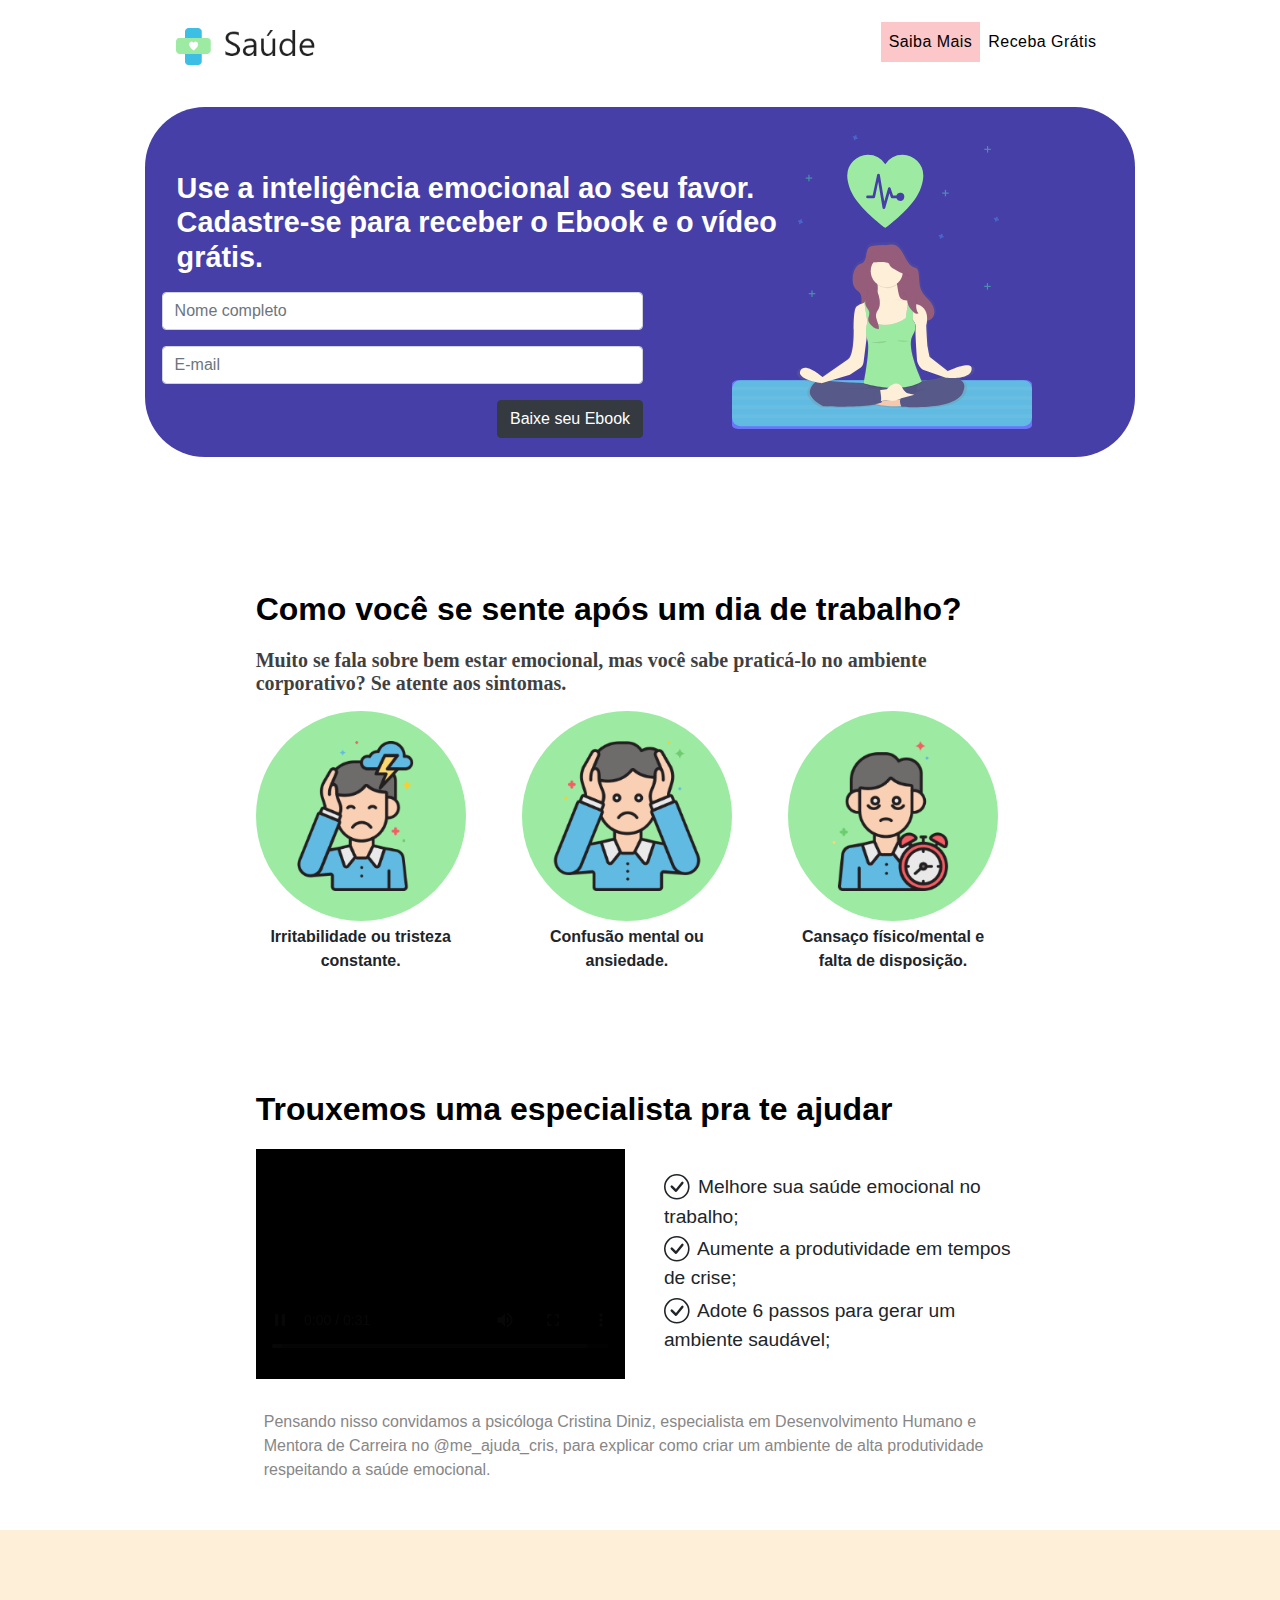
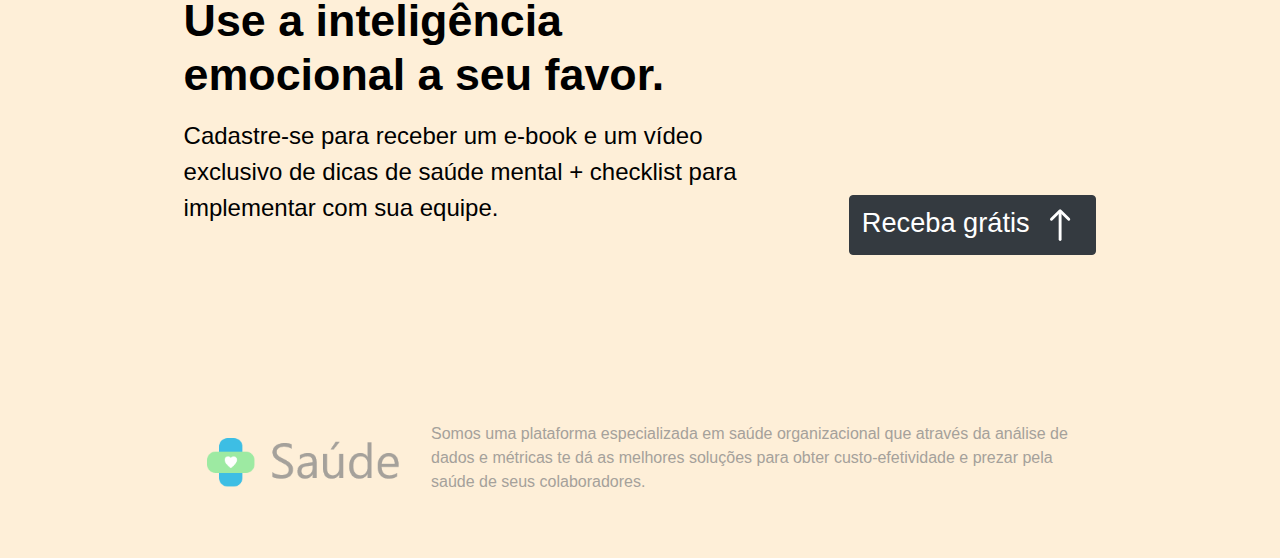
<file: index.html>
<DOCTYPE html>
    <head>
        <!-- Global site tag (gtag.js) - Google Analytics -->
        <script async src="https://www.googletagmanager.com/gtag/js?id=UA-163651732-1"></script>
        <script>
          window.dataLayer = window.dataLayer || [];
          function gtag(){dataLayer.push(arguments);}
          gtag('js', new Date());

          gtag('config', 'UA-163651732-1');
        </script>
        
        <title>Mais Saúde</title>
        <meta charset="utf-8">

        <link rel="shortcut icon" href="./img/favicon.ico" type="image/x-icon" />

        <!-- Bootstrap -->
        <link rel="stylesheet" href="https://stackpath.bootstrapcdn.com/bootstrap/4.5.2/css/bootstrap.min.css" integrity="sha384-JcKb8q3iqJ61gNV9KGb8thSsNjpSL0n8PARn9HuZOnIxN0hoP+VmmDGMN5t9UJ0Z" crossorigin="anonymous">
        
        <meta name="viewport" content="width=device-width, initial-scale=1, shrink-to-fit=no">
        <meta property="og:type" content="article">
        <meta property="og:site_name" content="Mais Saúde">
        <meta property="og:url" content="https://www.maisaude.co/">
        <meta property='og:title' content='Entenda como manter um ambiente de trabalho saudável com alta produtividade.'/>
        <meta name="og:description" content="Como você se sente após um dia de trabalho? Trouxemos um especialista para te ajudar">
        <meta property="og:image:secure_url" content="https://maisaude.co/img/Logo-Header-Web-png.png">

        <!-- Referencias -->
        <link rel="stylesheet" type="text/css" href="css/principal.css">
        <link rel="stylesheet" type="text/css" href="css/media.css">
        
        <!-- Hotjar Tracking Code -->
        <script>
          (function(h,o,t,j,a,r){
              h.hj=h.hj||function(){(h.hj.q=h.hj.q||[]).push(arguments)};
              h._hjSettings={hjid:1949286,hjsv:6};
              a=o.getElementsByTagName('head')[0];
              r=o.createElement('script');r.async=1;
              r.src=t+h._hjSettings.hjid+j+h._hjSettings.hjsv;
              a.appendChild(r);
          })(window,document,'https://static.hotjar.com/c/hotjar-','.js?sv=');
        </script>     
    </head>
    <body>
        <div class="container corpo-conteudo">
                <!-- nav -->
                <nav class="navbar navbar-expand-lg navbar-light bg-white">
                    <a class="navbar-brand" href="#">
                      <img src="./img/Logo-Header-Web.png" alt="..." id="logo">
                    </a>
                    <button class="navbar-toggler" type="button" data-toggle="collapse" data-target="#navbarNav" aria-controls="navbarNav" aria-expanded="false" aria-label="Toggle navigation">
                      <span class="navbar-toggler-icon"></span>
                    </button>
                    <div class="collapse navbar-collapse" id="navbarNav">
                      <ul class="navbar-nav ml-auto">
                        <li class="nav-item saiba_button">
                          <a class="nav-link" href="#parte3">Saiba Mais</a>
                        </li>
                        <li class="nav-item">
                          <a class="nav-link" href="#topo">Receba Grátis</a>
                        </li>
                      </ul>
                    </div>
                  </nav>

                  <!-- jumbotron -->
                <div class="row" id="topo">
                  <div class="sumir-grande">
                    <div id="texto-chamada-pequeno"> Use a inteligência emocional ao seu favor. Cadastre-se para receber o Ebook e o vídeo grátis. </div>
                  </div>
                  <div class="jumbotron jumbotron-with-background">
                    <div class="sumir-pequeno">
                      <div class="text-white" id="texto-chamada"> Use a inteligência emocional ao seu favor. Cadastre-se para receber o Ebook e o vídeo grátis. </div>
                    </div>
                    <div class="sumir-medio">
                    <div id="caixa-form" class="row">
                      <form id="formulario"  method="POST" action="https://smtl.gama.academy/leads/7f2b9632-dcac-11ea-91f1-99fb0c9231dc">
                        <div class="form-group">
                          <input 
                            type="text" 
                            class="form-control"
                            id="nome-form" 
                            placeholder="Nome completo"
                            name="name"
                            type="text"
                            pattern="^\D{2,}\s[\D\s]{2,}$"
                            title="Digite seu nome completo"
                            required>
                        </div>
                        <div class="form-group">
                          <input 
                            class="form-control" 
                            id="email-form" 
                            placeholder="E-mail"
                            name="email"
                            type="email"
                            required
                          >
                        </div>
                        <input name="redirectTo" type="hidden" value="https://maisaude.co/form" />
                        <button type="submit" class="btn btn-dark" id="bnt-enviar" data-toggle="modal" data-target="#thankyouModal">
                          Baixe seu Ebook
                        </button>
                      </form>
                    </div>
                  </div>
                    
                  </div>
                  <div class="aparecer-medio">
                    <div id="caixa-form" class="row">
                      <form id="formulario"  method="POST" action="https://smtl.gama.academy/leads/7f2b9632-dcac-11ea-91f1-99fb0c9231dc">
                          <div class="form-group">
                            <input 
                              type="text" 
                              class="form-control"
                              id="nome-form" 
                              placeholder="Nome completo"
                              name="name"
                              type="text"
                              pattern="^\D{2,}\s[\D\s]{2,}$"
                              title="Digite seu nome completo"
                              required>
                          </div>
                          <div class="form-group">
                            <input 
                              class="form-control" 
                              id="email-form" 
                              placeholder="E-mail"
                              name="email"
                              type="email"
                              required
                            >
                          </div>
                          <input name="redirectTo" type="hidden" value="https://maisaude.co/form" />
                          <button type="submit" class="btn btn-dark" id="bnt-enviar" data-toggle="modal" data-target="#thankyouModal">
                            Baixe seu Ebook
                          </button>
                      </form>
                    </div>
                  </div>
                </div>

                  <!-- Parte 2 -->

                  <div id="parte2">
                  <div class="row">
                      <div class="col-12">
                        <p class="titulo-1">Como você se sente após um dia de trabalho?</p>
                      </div>
                      <div class="col-12">
                        <p class="text_item1">Muito se fala sobre bem estar emocional, mas você sabe praticá-lo no ambiente corporativo? Se atente aos sintomas.</p>
                      </div>
                  </div>

            
                    <div class="row">
                        <div class="container">
                            <div class="row">
                                <div class="col-md-4 col-xs-12">
                                    <div  class="icone" >
                                      <img src="./img/Ilustra-1-icone-Web.png" alt="figura de persona com irritabilidade">
                                    </div>
                                    <div  class="texto" >
                                      <p class="text-center">Irritabilidade ou tristeza constante.</p>
                                    </div>
                                </div>
                                <div class="col-md-4 col-xs-12">
                                    <div  class="icone" >
                                      <img src="./img/Ilustra-2-icone-Web.png" alt="figura de persona com ansiedade">
                                    </div>
                                    <div  class="texto" >
                                      <p class="text-center">Confusão mental ou ansiedade.</p>
                                    </div>
                                </div>
                                <div class="col-md-4 col-xs-12">
                                    <div  class="icone" >
                                      <img src="./img/Ilustra-3-icone-Web.png" alt="figura de persona com falta de disposição">
                                    </div>
                                    <div  class="texto" >
                                      <p class="text-center">Cansaço físico/mental e falta de disposição.</p>
                                    </div>
                                </div>
                            </div>
                        </div>
                    </div>
                  </div>  

                  <!-- Parte 3 -->
                  <div class="row" id="parte3">
                    <div class="container">
                        <div>
                          <p class="titulo-1"> Trouxemos uma especialista pra te ajudar </p>
                        </div>
                        <div class="row">
                          <div class="col-md-6 col-xs-12" id="caixa-texto">
                            <div class="embed-responsive embed-responsive-16by9">
                              <iframe class="embed-responsive-item" src="./img/inteligencia_emocional.mp4" allowfullscreen></iframe>
                            </div>
                          </div>
                          <div class="col-md-12 col-xs-12 row" id="caixa-esconde">
                            <p class="texto-complementar">
                              Pensando nisso convidamos a psicóloga Cristina Diniz, especialista em Desenvolvimento Humano e Mentora de Carreira no @me_ajuda_cris, para explicar como criar um ambiente de alta produtividade respeitando a saúde emocional.
                            </p>
                          </div> 
                          <div class="col-md-6 col-xs-12" id="caixa-check">
                            <div class="lista-check">
                              <svg width="1.5em" height="1.5em" viewBox="0 0 18 18" class="bi bi-check-circle" fill="currentColor" xmlns="http://www.w3.org/2000/svg">
                                <path fill-rule="evenodd" d="M8 15A7 7 0 1 0 8 1a7 7 0 0 0 0 14zm0 1A8 8 0 1 0 8 0a8 8 0 0 0 0 16z"/>
                                <path fill-rule="evenodd" d="M10.97 4.97a.75.75 0 0 1 1.071 1.05l-3.992 4.99a.75.75 0 0 1-1.08.02L4.324 8.384a.75.75 0 1 1 1.06-1.06l2.094 2.093 3.473-4.425a.236.236 0 0 1 .02-.022z"/>
                              </svg>
                              <span  class="texto-check">
                                Melhore sua saúde emocional no trabalho;
                              </span>
                            </div>
                            <div class="lista-check">
                              <svg width="1.5em" height="1.5em" viewBox="0 0 18 18" class="bi bi-check-circle" fill="currentColor" xmlns="http://www.w3.org/2000/svg">
                                <path fill-rule="evenodd" d="M8 15A7 7 0 1 0 8 1a7 7 0 0 0 0 14zm0 1A8 8 0 1 0 8 0a8 8 0 0 0 0 16z"/>
                                <path fill-rule="evenodd" d="M10.97 4.97a.75.75 0 0 1 1.071 1.05l-3.992 4.99a.75.75 0 0 1-1.08.02L4.324 8.384a.75.75 0 1 1 1.06-1.06l2.094 2.093 3.473-4.425a.236.236 0 0 1 .02-.022z"/>
                              </svg>
                              <span  class="texto-check">
                                Aumente a produtividade em tempos de crise;
                              </span>
                            </div>
                            <div class="lista-check">
                              <svg width="1.5em" height="1.5em" viewBox="0 0 18 18" class="bi bi-check-circle" fill="currentColor" xmlns="http://www.w3.org/2000/svg">
                                <path fill-rule="evenodd" d="M8 15A7 7 0 1 0 8 1a7 7 0 0 0 0 14zm0 1A8 8 0 1 0 8 0a8 8 0 0 0 0 16z"/>
                                <path fill-rule="evenodd" d="M10.97 4.97a.75.75 0 0 1 1.071 1.05l-3.992 4.99a.75.75 0 0 1-1.08.02L4.324 8.384a.75.75 0 1 1 1.06-1.06l2.094 2.093 3.473-4.425a.236.236 0 0 1 .02-.022z"/>
                              </svg>
                              <span class="texto-check">
                                Adote 6 passos para gerar um ambiente saudável;
                              </span>
                            </div>
                          </div>   
                        </div>  
                        <div class="col-md-12 col-xs-12 row" id="caixa-complementar">
                          <p class="texto-complementar"> 
                            Pensando nisso convidamos a psicóloga Cristina Diniz, especialista em Desenvolvimento Humano e Mentora de Carreira no @me_ajuda_cris, para explicar como criar um ambiente de alta produtividade respeitando a saúde emocional.
                          </p>
                        </div>  
                    </div>                 
                  </div>
                </div>
                  <!-- Parte 4 -->
                  <div class="row" id="parte4">
                    <div class="container row">
                      <div class="col-md-8 col-sm-12">
                        <div>
                          <p class="titulo-0"> Use a inteligência emocional a seu favor. </p>
                        </div>
                        <div>
                          <p class="titulo-2"> Cadastre-se para receber um e-book e um vídeo exclusivo de dicas de saúde mental + checklist para implementar com sua equipe. </p>
                        </div>
                      </div>
                      <div class="col-md-4 col-sm-12" id="assine-agora">
                        <a href="#topo">
                        <button type="button" class="btn btn-dark">
                          Receba grátis 
                          <span id="seta-cima">
                            <svg width="1em" height="1em" viewBox="0 0 16 16" class="bi bi-arrow-up" fill="currentColor" xmlns="http://www.w3.org/2000/svg">
                              <path fill-rule="evenodd" d="M8 3.5a.5.5 0 0 1 .5.5v9a.5.5 0 0 1-1 0V4a.5.5 0 0 1 .5-.5z"/>
                              <path fill-rule="evenodd" d="M7.646 2.646a.5.5 0 0 1 .708 0l3 3a.5.5 0 0 1-.708.708L8 3.707 5.354 6.354a.5.5 0 1 1-.708-.708l3-3z"/>
                            </svg>
                          </span>
                        </button>
                        </a>
                      </div>
                      </div>
                      <div class="col-md-6 col-sm-12">

                      </div>
                    </div>                      
                  </div>
                  
                  <!-- Footer -->
                  <footer class="row row-footer">
                    <a class="col-3 organ-footer" href="index.html">
                      <img src="./img/Logo-Footer-Web.png" alt="..." id="logo-footer">
                    </a>
                    <div class="col-9 organ-footer">
                      
                        Somos uma plataforma especializada em saúde organizacional que através da análise de dados e métricas te dá as melhores soluções para obter custo-efetividade e prezar pela saúde de seus colaboradores.
                      
                    </div>
                  </footer>

         <!-- Bootstrap script-->
        <script src="https://code.jquery.com/jquery-3.5.1.slim.min.js" integrity="sha384-DfXdz2htPH0lsSSs5nCTpuj/zy4C+OGpamoFVy38MVBnE+IbbVYUew+OrCXaRkfj" crossorigin="anonymous"></script>
        <script src="https://cdn.jsdelivr.net/npm/popper.js@1.16.1/dist/umd/popper.min.js" integrity="sha384-9/reFTGAW83EW2RDu2S0VKaIzap3H66lZH81PoYlFhbGU+6BZp6G7niu735Sk7lN" crossorigin="anonymous"></script>
        <script src="https://stackpath.bootstrapcdn.com/bootstrap/4.5.2/js/bootstrap.min.js" integrity="sha384-B4gt1jrGC7Jh4AgTPSdUtOBvfO8shuf57BaghqFfPlYxofvL8/KUEfYiJOMMV+rV" crossorigin="anonymous"></script>     
    </body>
</DOCTYPE>
</file>
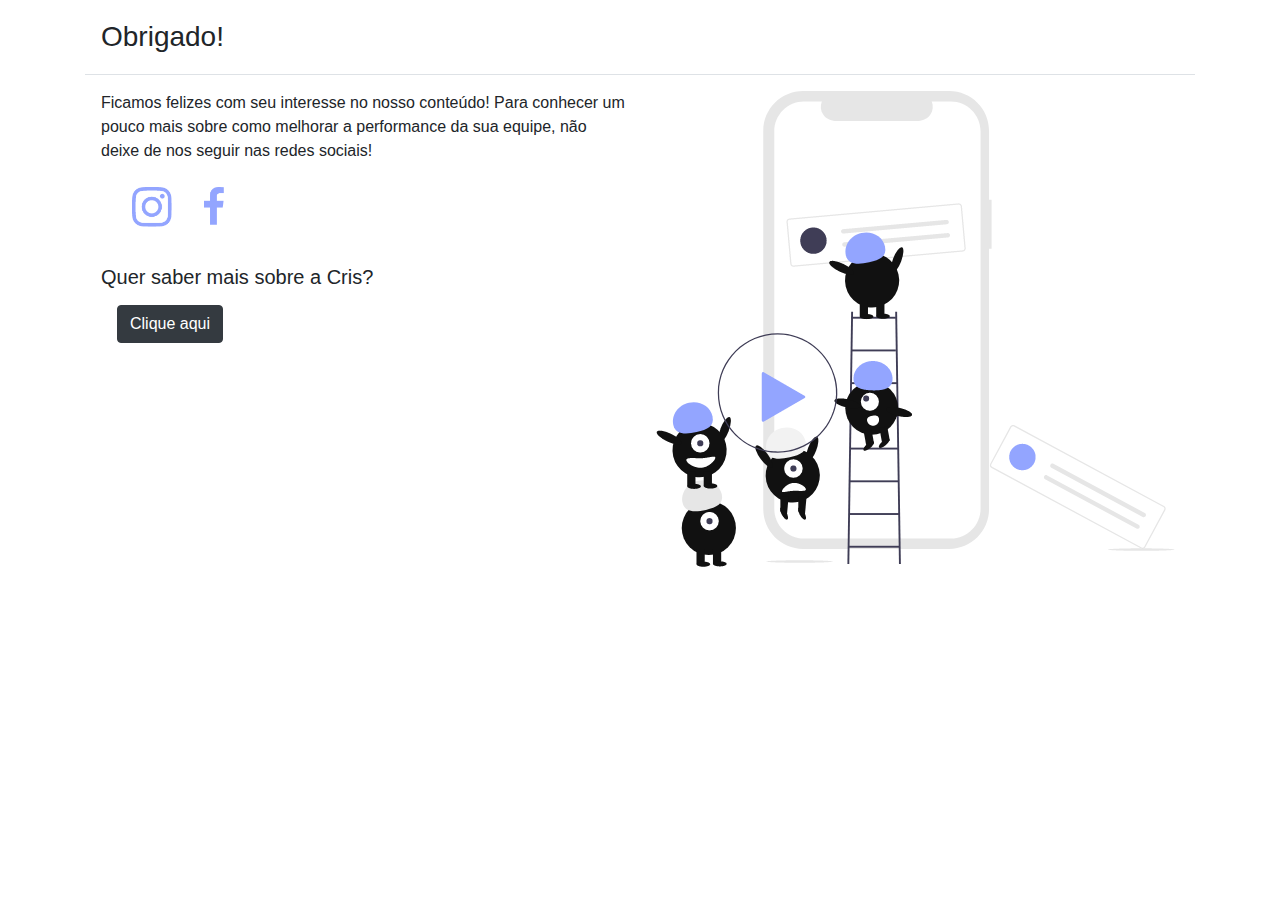
<file: form/index.html>
<!DOCTYPE html>
<html lang="en">
<head>
    <meta charset="UTF-8">
    <meta name="viewport" content="width=device-width, initial-scale=1.0">
    <title>Obrigado!</title>
    <!-- Bootstrap -->
    <link rel="stylesheet" href="https://stackpath.bootstrapcdn.com/bootstrap/4.5.2/css/bootstrap.min.css" integrity="sha384-JcKb8q3iqJ61gNV9KGb8thSsNjpSL0n8PARn9HuZOnIxN0hoP+VmmDGMN5t9UJ0Z" crossorigin="anonymous">
    <!-- Referencias -->
    <link rel="stylesheet" type="text/css" href="../css/principal.css">
    <link rel="stylesheet" type="text/css" href="../css/media.css">
    <link rel="stylesheet" type="text/css" href="../css/modal.css">

    <!-- Hotjar Tracking Code -->
    <script>
      (function(h,o,t,j,a,r){
          h.hj=h.hj||function(){(h.hj.q=h.hj.q||[]).push(arguments)};
          h._hjSettings={hjid:1949286,hjsv:6};
          a=o.getElementsByTagName('head')[0];
          r=o.createElement('script');r.async=1;
          r.src=t+h._hjSettings.hjid+j+h._hjSettings.hjsv;
          a.appendChild(r);
      })(window,document,'https://static.hotjar.com/c/hotjar-','.js?sv=');
    </script>     
</head>
    <div class="container">
        <div class="modal-header">
          <h3 class="modal-title">Obrigado!</h3>
        </div>
        <div class="modal-body">
         
            <div class="row">
              <div class="col-md-6 col-xs-12">
               <p>Ficamos felizes com seu interesse no nosso conteúdo! Para conhecer um pouco mais sobre como melhorar a performance da sua equipe, não deixe de nos seguir nas redes sociais!</p>
                <div class="webicons col-md-6 col-xs-12">
                    <a class="nav-link" href="https://www.instagram.com/mais.saudeco/" target="_blank">
                    <img id="icon1" src="../img/instagram-web.png" alt="instagram_icon">
                    </a>
                    <a class="nav-link" href="https://www.facebook.com/Mais-Sa%C3%BAde-139020580888204/" target="_blank">
                    <img id="icon2" src="../img/facebook-web.png" alt="facebook_icon">
                    </a>
                    </div>
                    <h5 class="text_thakyou">Quer saber mais sobre a Cris?</h5>
                    <a id="click" class="nav-link" href="https://www.linkedin.com/in/cristina-diniz-coral" target="_blank">
                      <button type="button" class="btn btn-dark">Clique aqui</button>
                    </a>  
                </div>
              <div class="col-md-2 col-sm-6">
                <img id="imgtk" src="../img/ilustra-thankyoupg-web.png" alt="thankyouIlustração">
              </div>
            </div>
        </div>
      </div>
    </div>
  

  <!-- Bootstrap script-->
  <script src="https://code.jquery.com/jquery-3.5.1.slim.min.js" integrity="sha384-DfXdz2htPH0lsSSs5nCTpuj/zy4C+OGpamoFVy38MVBnE+IbbVYUew+OrCXaRkfj" crossorigin="anonymous"></script>
  <script src="https://cdn.jsdelivr.net/npm/popper.js@1.16.1/dist/umd/popper.min.js" integrity="sha384-9/reFTGAW83EW2RDu2S0VKaIzap3H66lZH81PoYlFhbGU+6BZp6G7niu735Sk7lN" crossorigin="anonymous"></script>
  <script src="https://stackpath.bootstrapcdn.com/bootstrap/4.5.2/js/bootstrap.min.js" integrity="sha384-B4gt1jrGC7Jh4AgTPSdUtOBvfO8shuf57BaghqFfPlYxofvL8/KUEfYiJOMMV+rV" crossorigin="anonymous"></script>     
<body>
    
</body>
</html>
</file>
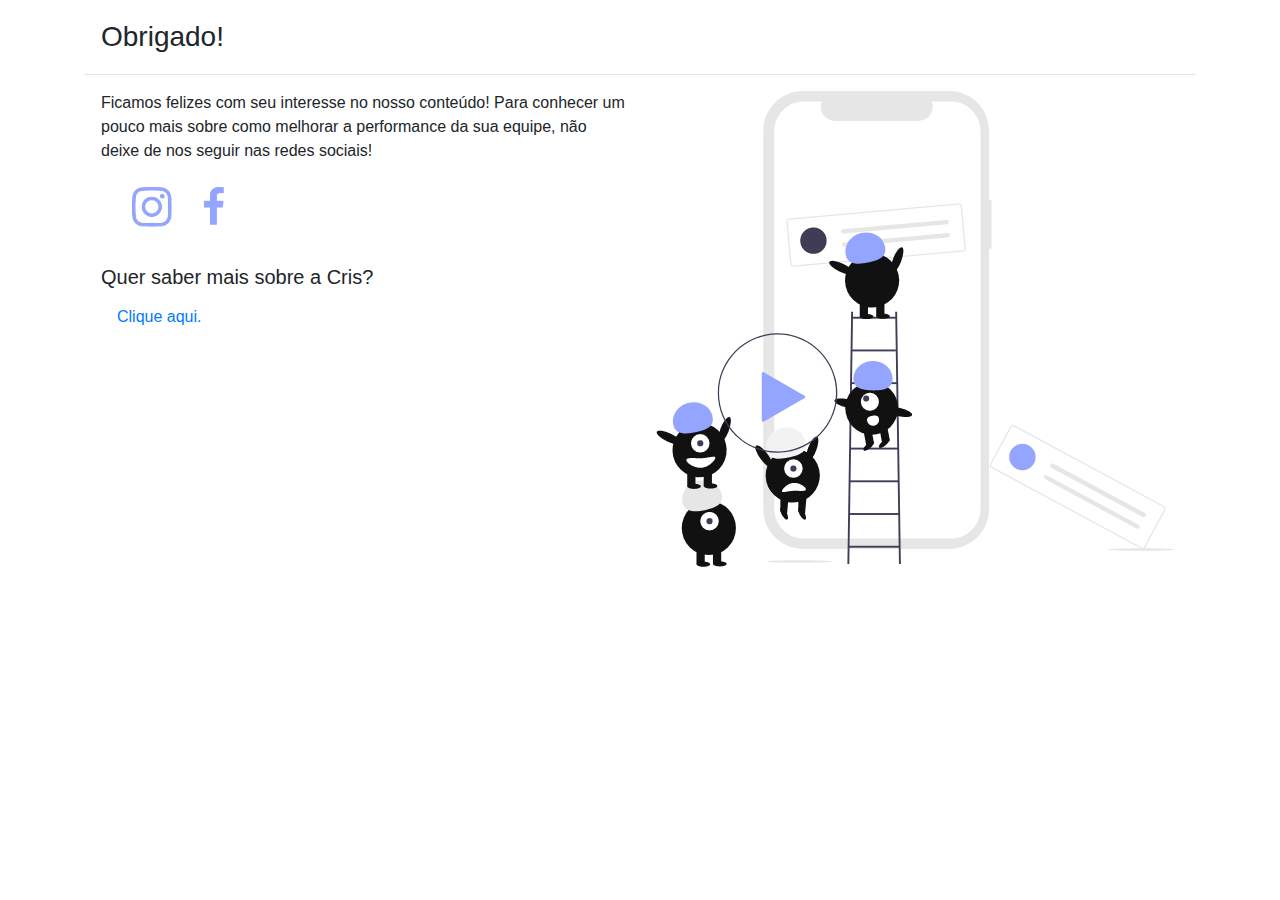
<file: thankyou.html>
<!DOCTYPE html>
<html lang="en">
<head>
    <meta charset="UTF-8">
    <meta name="viewport" content="width=device-width, initial-scale=1.0">
    <title>Obrigado!</title>
    <!-- Bootstrap -->
    <link rel="stylesheet" href="https://stackpath.bootstrapcdn.com/bootstrap/4.5.2/css/bootstrap.min.css" integrity="sha384-JcKb8q3iqJ61gNV9KGb8thSsNjpSL0n8PARn9HuZOnIxN0hoP+VmmDGMN5t9UJ0Z" crossorigin="anonymous">
    <!-- Referencias -->
    <link rel="stylesheet" type="text/css" href="css/principal.css">
    <link rel="stylesheet" type="text/css" href="css/media.css">
    <link rel="stylesheet" type="text/css" href="css/modal.css">

    <!-- Hotjar Tracking Code -->
    <script>
      (function(h,o,t,j,a,r){
          h.hj=h.hj||function(){(h.hj.q=h.hj.q||[]).push(arguments)};
          h._hjSettings={hjid:1949286,hjsv:6};
          a=o.getElementsByTagName('head')[0];
          r=o.createElement('script');r.async=1;
          r.src=t+h._hjSettings.hjid+j+h._hjSettings.hjsv;
          a.appendChild(r);
      })(window,document,'https://static.hotjar.com/c/hotjar-','.js?sv=');
    </script>     
</head>
    <div class="container">
        <div class="modal-header">
          <h3 class="modal-title">Obrigado!</h3>
        </div>
        <div class="modal-body">
         
            <div class="row">
              <div class="col-md-6 col-xs-12">
               <p>Ficamos felizes com seu interesse no nosso conteúdo! Para conhecer um pouco mais sobre como melhorar a performance da sua equipe, não deixe de nos seguir nas redes sociais!</p>
                <div class="webicons col-md-6 col-xs-12">
                    <a class="nav-link" href="https://www.instagram.com/mais.saudeco/" target="_blank">
                    <img id="icon1" src="./img/instagram-web.png" alt="instagram_icon">
                    </a>
                    <a class="nav-link" href="https://www.facebook.com/Mais-Sa%C3%BAde-139020580888204/" target="_blank">
                    <img id="icon2" src="./img/facebook-web.png" alt="facebook_icon">
                    </a>
                    </div>
                    <h5 class="text_thakyou">Quer saber mais sobre a Cris?</h5>
                    <a id="click" class="nav-link" href="https://www.linkedin.com/in/cristina-diniz-coral" target="_blank">Clique aqui.</a>
                </div>
              <div class="col-md-2 col-sm-6">
                <img id="imgtk" src="./img/ilustra-thankyoupg-web.png" alt="thankyouIlustração">
              </div>
            </div>
        </div>
      </div>
    </div>
  

  <!-- Bootstrap script-->
  <script src="https://code.jquery.com/jquery-3.5.1.slim.min.js" integrity="sha384-DfXdz2htPH0lsSSs5nCTpuj/zy4C+OGpamoFVy38MVBnE+IbbVYUew+OrCXaRkfj" crossorigin="anonymous"></script>
  <script src="https://cdn.jsdelivr.net/npm/popper.js@1.16.1/dist/umd/popper.min.js" integrity="sha384-9/reFTGAW83EW2RDu2S0VKaIzap3H66lZH81PoYlFhbGU+6BZp6G7niu735Sk7lN" crossorigin="anonymous"></script>
  <script src="https://stackpath.bootstrapcdn.com/bootstrap/4.5.2/js/bootstrap.min.js" integrity="sha384-B4gt1jrGC7Jh4AgTPSdUtOBvfO8shuf57BaghqFfPlYxofvL8/KUEfYiJOMMV+rV" crossorigin="anonymous"></script>     
<body>
    
</body>
</html>
</file>
<file: css/principal.css>
#navbarNav a{
    font: Regular 30px/34px Arial;
    letter-spacing: 0.45px;
    color: #000000;
    opacity: 1;
}

.saiba_button a {
    background-color:#FCC7C9;
    
}

.jumbotron-with-background {
    background-image: url('../img/ilustra.svg');
    background-position: 85% 50%;
    background-repeat: no-repeat;
    background-color: #463FA7;
    background-size: 300px;
    padding-right: 10%;
    height: 350px;
    border-radius: 60px;
    width: 100%;
}

.jumbotron p {
    text-align: left;
    font: Bold 50px/58px Arial;
    letter-spacing: 0px;
    color: #FFFFFF;
    opacity: 1;
    top: 336px;
    left: 400px;
    width: 650px;
    height: 180px;
    margin-left: 50px;
}

.jumbotron a {
    text-align: left;
    font: Regular 25px/29px Arial;
    letter-spacing: 0.38px;
    color: #FFFFFF;
    opacity: 0.8;
    margin-top: 150px;
    margin-left: 50px;
}



.item1 {
    text-align: left;
    font: Regular 35px/40px Arial;
    letter-spacing: 0px;
    color: #000000;
    opacity: 0.75;
    margin-left: 80px;
}


.text_item1 {
    text-align: left;
    font: normal normal normal 20px Open Sans;
    letter-spacing: 0px;
    color: #000000;
    opacity: 0.75;
    font-weight: bold;
    
}


.circle-box {
    background-color:#9DEAA2;
    border-radius: 50%;
}


/* .icone {
    width: 80px;
    height: 80px;  
} */


#caixa-texto {
    background-repeat: no-repeat;
    border-radius: 50px;
    float: left;
    display: flex;
}

#caixa-check {
    display: flex;
    flex-direction: column;
    align-content: center;
    align-items: left;
    justify-content: space-between;
    float: left;
    height: 230px;
    padding: 3% 3%;
}

#caixa-complementar, #caixa-esconde {
    margin-top: 4%;
    padding: 0 3% 0 3%;
}

.texto-complementar {
    text-align: left;
    font: Regular 35px/40px Arial;
    letter-spacing: 0px;
    color: #878787;
    opacity: 1;
}




#parte4 {
    margin-top: 2%;
    padding: 5% 12% 3% 12%;
    display: flex;
    justify-content: center;
    background-color: #FEEFD8;
    margin-right: 0;
    margin-left: 0;
}

.titulo-0 {
    text-align: left;
    font: Regular 30px/69px Arial;
    font-weight: bold;
    font-size: 2.8em;
    letter-spacing: 0px;
    color: #000000;
    opacity: 1;
    line-height: 1.2;
}

.titulo-1 {
    text-align: left;
    font: Regular 30px/69px Arial;
    font-weight: bold;
    font-size: 2em;
    letter-spacing: 0px;
    color: #000000;
    opacity: 1;
}

.titulo-2 {
    text-align: left;
    font: Regular 38px/43px Arial;
    letter-spacing: 0px;
    color: #000000;
    opacity: 1;
    font-size: 1.5em;
    margin-bottom: 5%;
}

#bnt-enviar {
    float: right;
}

#caixa-form {
    display: flex;
    width: 70%;
    float: left;
    align-items: flex-end;
}

#formulario {
    width: 80%;
    margin-bottom: 0;
}

#caixa-esconde {
    display: none;
}

footer {
    background-color: #FEEFD8;
    padding: 10% 15% 5% 15%;
    /* margin: 0 -15px; */
}

.row-footer {
    margin-right: 0;
    margin-left: 0;
}

.corpo-conteudo {
    padding: 0.5% 7%!important;
    width: 100%;
}

.navbar {
    margin-bottom: 3%;
}

#logo {
    width: 7em;
}

#logo-footer {
    width: 100%;
}

#parte2, #parte3 {
    margin-top: 10%;
    padding: 0 10%;
}

.lista-check {
    font-family: Arial, Helvetica, sans-serif;
    font-size: 1.2em;
}

.texto-check {
    padding-top: 4%;
}

.organ-footer {
    display: flex;
    align-items: center;
    justify-content: center;
    color: #A5A19B;
}

#texto-chamada {
    font-size: 1.8em;
    width: 70%;
    line-height: 1.2;
    font-weight: bold;
    margin-bottom: 2%;
}

#texto-chamada-pequeno {
    font-size: 1.8em;
    width: 100%;
    line-height: 1.2;
    font-weight: bold;
    margin-bottom: 8%;
    color: black;
    padding: 5%;
}

.jumbotron p{
    margin-left: 0;
    height: 0;
}

.jumbotron a{
    margin-top: 0;
}

/* Modal Obrigado */

.webicons {
    display: flex;
}

.text_thakyou {
    margin-top: 1.5em;
}

.webicons .clique a {
    text-decoration: none;
    color: black
}

#img-botao {
    border: 1px black solid;
    border-radius: 50%;
}

/*
.form-group {
    width: 80%;
}

.bnt-enviar{
    width: 20%;
}
*/

.caixa-campos {
    width: 80%;
    float: left;
    padding-left: 5%;
}

.caixa-send {
    width: 20%;
    float: left;
    height: 10px;
}

#img-botao {
    width: 45px;
    margin-top: 45px;
}

.btn.focus, .btn:focus {
    outline: 0;
    box-shadow: 0 0 0 0;
}

.sumir-pequeno {
    display: inline;
}

.sumir-grande {
    display: none;
}

.aparecer-medio {
    display: none;
    width: 100%;
    padding: 0 4% 0 4%;
}

.icone {
    background-color: #9DEAA2;
    border-radius: 50%; 
    width: 210px;
    height: 210px;
    display:flex;
}

.icone img{
    width: 150px;
    height: 150px;
    margin: auto;
}

.texto {
    width: 210px;
    display:flex;
}

.text-center {
    font-weight: bold;
    margin-top: 2%;
}

#assine-agora {
    display: flex;
    align-items: flex-end;
    justify-content: flex-end;
}

#assine-agora button{
    font-size: 1.7em;
}

#assine-agora svg{
    font-size: 1.7em;
    font-weight: bold;
}
</file>
<file: css/media.css>
@media (max-width: 1000px) {
    .caixa-campos {
        width: 70%;
        float: left;
    }
    
    .caixa-send {
        width: 30%;
        float: left;
        height: 10px;
    }

    .icone { 
        width: 150px;
        height: 150px;
        display:flex;
    }
    
    .icone img{
        width: 110px;
        height: 110px;
        margin: auto;
    }

    .texto {
        width: 150px;
        display:flex;
    }

    .jumbotron-with-background {
        background-size: 215px;
        padding-right: 2px;
    }

    #texto-chamada {
        font-size: 1.4em;
    }
}

@media (max-width: 800px) {
    .sumir-medio {
        display: none;
    }

    .aparecer-medio {
        display: inline;
    }

    #bnt-enviar {    
        width: 50%;
        margin-right: 25%;
        margin-left: 25%;
    }

    #caixa-form {
        width: 100%;
    }

    .caixa-campos {
        padding-left: 3%;
        width: 85%;
        float: left;
    }
    
    .caixa-send {
        width: 15%;
        float: left;
        height: 10px;
    }

    #formulario {
        width: 100%;
    }

}

@media (max-width: 768px) {
    #caixa-check {
        height: 150px;   
    }

    #caixa-form {
        display: flex;
        align-items: center;
        justify-content: center;
        margin-top: 3%;
    }

    #caixa-esconde {
        display: inline;
    }

    #caixa-esconde {
        margin: 0 3%;
    }

    #caixa-complementar {
        display: none;
    }

    .corpo-conteudo {
        padding: 0.5% 0% 5% 0%!important;
    }

    #parte4 {
        margin-top: 4%;
        padding: 5% 0% 3% 0%;
    }

    footer {
        background-color: #FEEFD8;
        padding: 10% 5% 5% 5%;
        /* margin: 0 -15px; */
    }

    #texto-chamada {
        font-size: 1.5em;
        width: 50%;
        line-height: 1.2;
    }

    .jumbotron-with-background {
        background-image: url('../img/ilustra.svg');
        background-size: 200px;
        padding-right: 5%;
        
        height: 300px;
        border-radius: 60px;
    }

    .jumbotron a {
        margin-left: 0;
        margin-top:2%;
    }
    
    .icone {
        width: 300px;
        height: 300px;
        display:flex;
        margin: auto;
    }
    
    .icone img{
        width: 200px;
        height: 200px;
        margin: auto;
    }

    .texto {
        width: 100%;
        display:flex;
        font-weight: bold;
        font-size: 1.8em;
        text-align: center;
    }

    #assine-agora {
        justify-content: flex-start;
    }
    

}

@media (max-width: 600px) {
    .jumbotron-with-background {
        margin: 0 10%;
    }

    .caixa-campos {
        padding-left: 3%;
        width: 85%;
        float: left;
    }
    
    .caixa-send {
        width: 15%;
        float: left;
        height: 10px;
    }
    
    .row {
        margin-right: 0px;
        margin-left: 0px;
    }
    
    #parte2, #parte3 {
        padding: 0 0%;
    }
}

@media (max-width: 400px) {
    .sumir-pequeno {
        display: none;
    }

    .sumir-grande {
        display: inline;
    }

    .jumbotron-with-background {
        background-position: 50% 50%;
    }   

    .caixa-campos {
        padding-left: 3%;
        width: 80%;
        float: left;
    }
    
    .caixa-send {
        width: 20%;
        float: left;
        height: 10px;
    }

    .icone {
        width: 200px;
        height: 200px;
        display:flex;
        margin: auto;
    }
    
    .icone img{
        width: 120px;
        height: 120px;
        margin: auto;
    }


    #caixa-check{        
        display: flex;
        margin-bottom: 15%;
    }
}
</file>
<file: css/modal.css>
/* Modal Obrigado */

.webicons {
    display: flex;

}

.nav-link a{
    margin: 0;
}

#icon1 {
  width: 40px;
}

#icon2 {
    width: 20px;
}

.text_thakyou {
    margin-top: 1.5em;
}

/*
#click {
    text-decoration: none;
    color: #000000;
}
*/

.webicons a{
    margin: 0 
}
</file>
